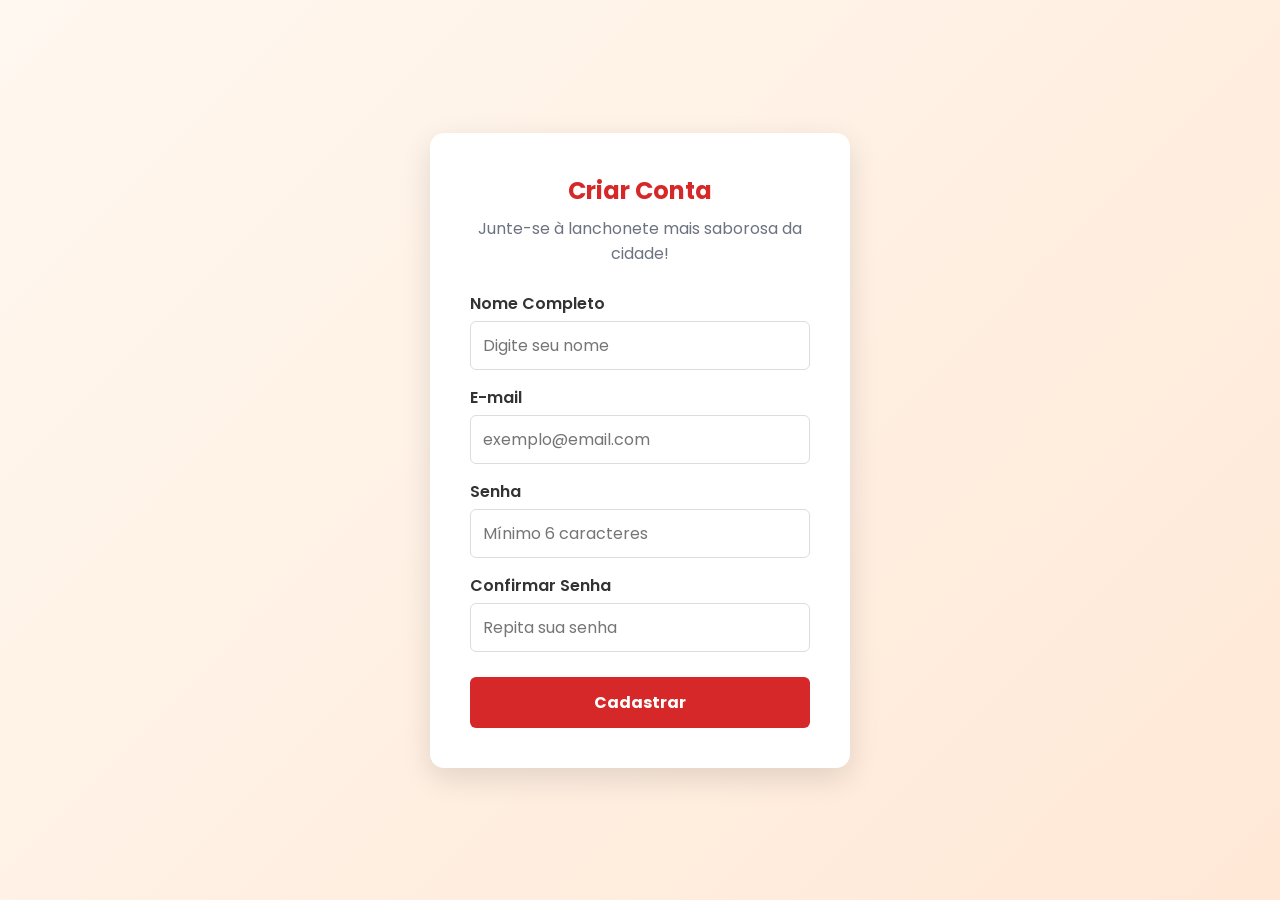
<file: index.html>
<!DOCTYPE html>
<html lang="pt-BR">
<head>
    <meta charset="UTF-8">
    <meta name="viewport" content="width=device-width, initial-scale=1.0">
    <title>Cadastro - Lanchonete ADS</title>
    <link rel="stylesheet" href="style.css">
</head>
<body>
    <main class="container-login">
        <section class="card-login">
            <h1>Criar Conta</h1>
            <p>Junte-se à lanchonete mais saborosa da cidade!</p>

            <form id="form-cadastro">
                <div class="grupo-input">
                    <label for="nome">Nome Completo</label>
                    <input type="text" id="nome" required placeholder="Digite seu nome">
                </div>

                <div class="grupo-input">
                    <label for="email">E-mail</label>
                    <input type="email" id="email" required placeholder="exemplo@email.com">
                </div>

                <div class="grupo-input">
                    <label for="senha">Senha</label>
                    <input type="password" id="senha" required placeholder="Mínimo 6 caracteres">
                </div>

                <div class="grupo-input">
                    <label for="confirma-senha">Confirmar Senha</label>
                    <input type="password" id="confirma-senha" required placeholder="Repita sua senha">
                </div>

                <button type="submit">Cadastrar</button>
            </form>

            <!-- Onde as mensagens de erro/sucesso serão injetadas via JS -->
            <div id="mensagem"></div>
        </section>
    </main>

    <script src="script.js"></script>
</body>
</html>
</file>
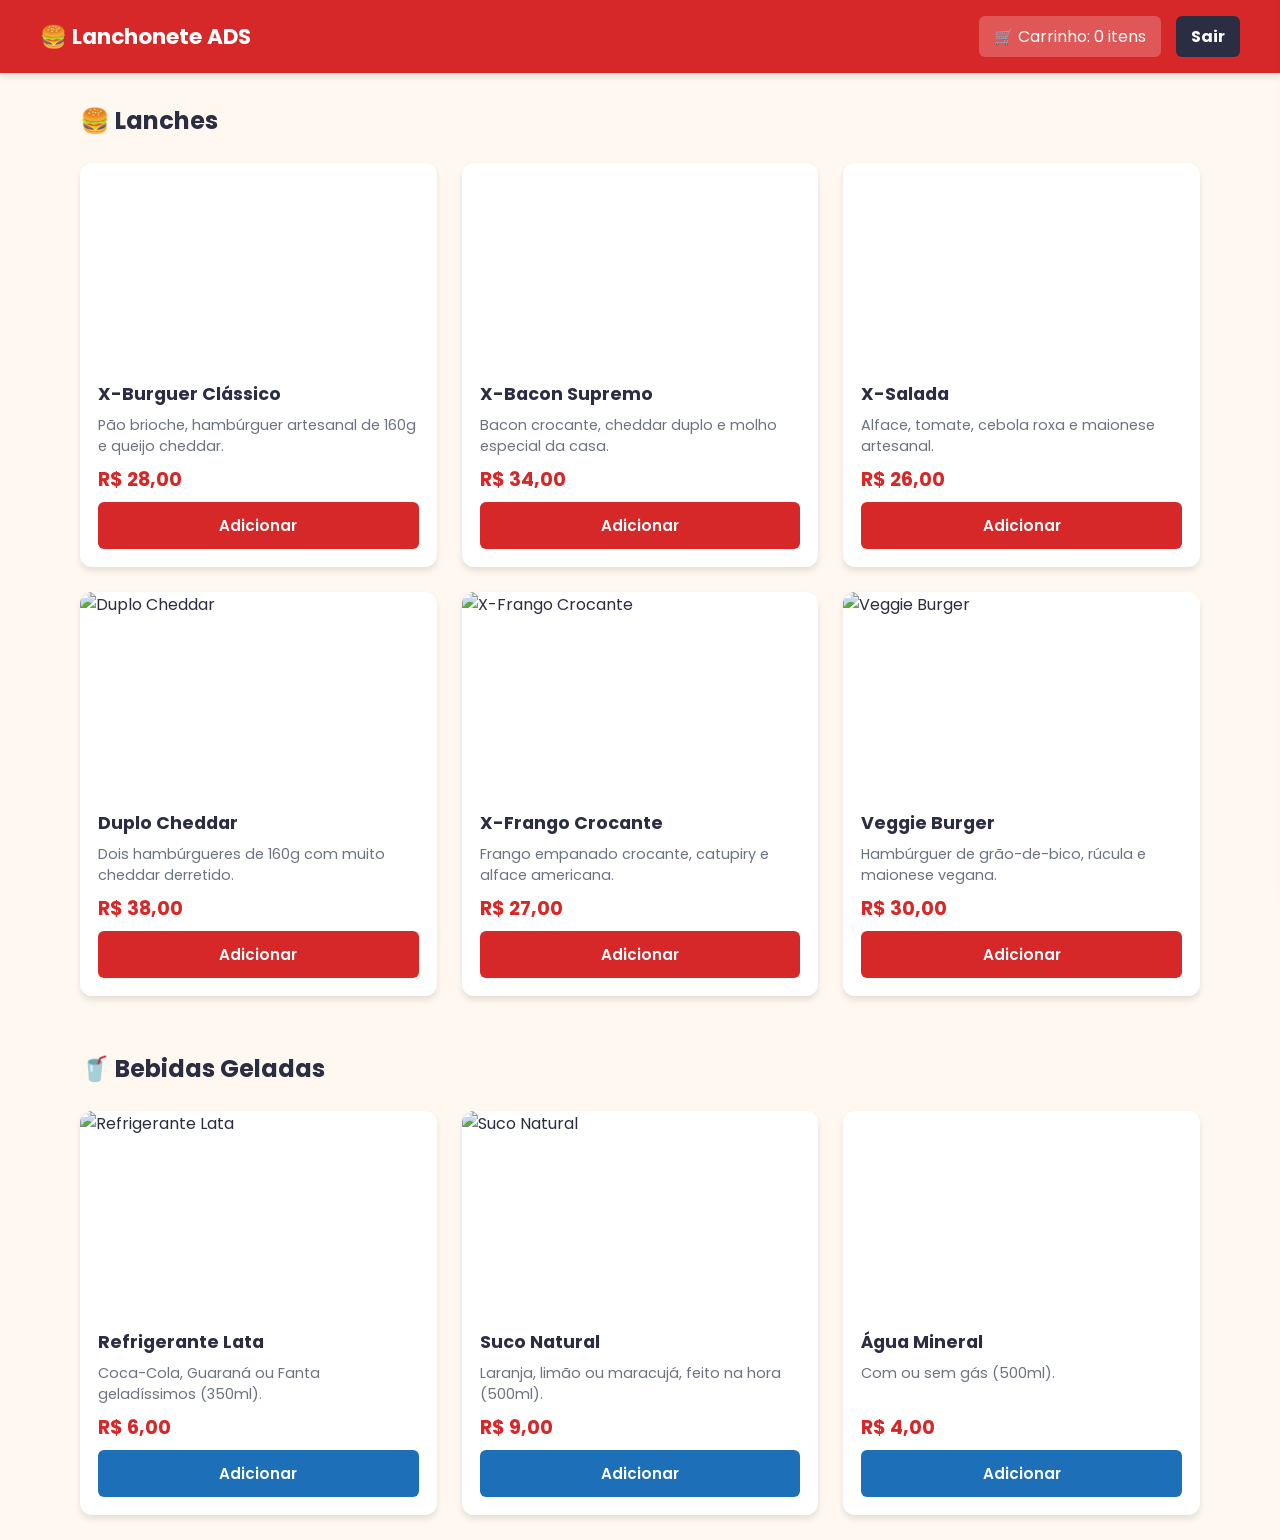
<file: cardapio.html>
<!DOCTYPE html>
<html lang="pt-BR">
<head>
    <meta charset="UTF-8">
    <meta name="viewport" content="width=device-width, initial-scale=1.0">
    <title>Cardápio - Lanchonete ADS</title>
    <link rel="stylesheet" href="estilos-cardapio.css">
</head>
<body>

    <header class="cabecalho">
        <h1>🍔 Lanchonete ADS</h1>

        <div class="acoes-cabecalho">
            <div class="info-carrinho" id="abrir-carrinho">
                🛒 Carrinho: <span id="contador-itens">0</span> itens
            </div>
            <a href="index.html" class="btn-sair">Sair</a>
        </div>
    </header>

    <main>
        <!-- ===================== LANCHES ===================== -->
        <section class="secao-cardapio">
            <h2 class="titulo-secao">🍔 Lanches</h2>

            <div class="vitrine-grid">
                <article class="card-produto">
                    <img src="https://images.unsplash.com/photo-1568901346375-23c9450c58cd?auto=format&fit=crop&w=600&h=400&q=80"
                         alt="X-Burguer Clássico" class="imagem-produto" loading="lazy">
                    <div class="conteudo-card">
                        <h3>X-Burguer Clássico</h3>
                        <p>Pão brioche, hambúrguer artesanal de 160g e queijo cheddar.</p>
                        <span class="preco-destaque">R$ 28,00</span>
                        <button type="button" class="btn-adicionar"
                                data-nome="X-Burguer Clássico" data-preco="28.00">Adicionar</button>
                    </div>
                </article>

                <article class="card-produto">
                    <img src="https://images.unsplash.com/photo-1553979459-d2229ba7433b?auto=format&fit=crop&w=600&h=400&q=80"
                         alt="X-Bacon Supremo" class="imagem-produto" loading="lazy">
                    <div class="conteudo-card">
                        <h3>X-Bacon Supremo</h3>
                        <p>Bacon crocante, cheddar duplo e molho especial da casa.</p>
                        <span class="preco-destaque">R$ 34,00</span>
                        <button type="button" class="btn-adicionar"
                                data-nome="X-Bacon Supremo" data-preco="34.00">Adicionar</button>
                    </div>
                </article>

                <article class="card-produto">
                    <img src="https://images.unsplash.com/photo-1550547660-d9450f859349?auto=format&fit=crop&w=600&h=400&q=80"
                         alt="X-Salada" class="imagem-produto" loading="lazy">
                    <div class="conteudo-card">
                        <h3>X-Salada</h3>
                        <p>Alface, tomate, cebola roxa e maionese artesanal.</p>
                        <span class="preco-destaque">R$ 26,00</span>
                        <button type="button" class="btn-adicionar"
                                data-nome="X-Salada" data-preco="26.00">Adicionar</button>
                    </div>
                </article>

                <article class="card-produto">
                    <img src="https://images.unsplash.com/photo-1571091718767-18b5b1457add?auto=format&fit=crop&w=600&h=400&q=80"
                         alt="Duplo Cheddar" class="imagem-produto" loading="lazy">
                    <div class="conteudo-card">
                        <h3>Duplo Cheddar</h3>
                        <p>Dois hambúrgueres de 160g com muito cheddar derretido.</p>
                        <span class="preco-destaque">R$ 38,00</span>
                        <button type="button" class="btn-adicionar"
                                data-nome="Duplo Cheddar" data-preco="38.00">Adicionar</button>
                    </div>
                </article>

                <article class="card-produto">
                    <img src="https://images.unsplash.com/photo-1606755962773-d324e0a13086?auto=format&fit=crop&w=600&h=400&q=80"
                         alt="X-Frango Crocante" class="imagem-produto" loading="lazy">
                    <div class="conteudo-card">
                        <h3>X-Frango Crocante</h3>
                        <p>Frango empanado crocante, catupiry e alface americana.</p>
                        <span class="preco-destaque">R$ 27,00</span>
                        <button type="button" class="btn-adicionar"
                                data-nome="X-Frango Crocante" data-preco="27.00">Adicionar</button>
                    </div>
                </article>

                <article class="card-produto">
                    <img src="https://images.unsplash.com/photo-1520072959219-c595dc870360?auto=format&fit=crop&w=600&h=400&q=80"
                         alt="Veggie Burger" class="imagem-produto" loading="lazy">
                    <div class="conteudo-card">
                        <h3>Veggie Burger</h3>
                        <p>Hambúrguer de grão-de-bico, rúcula e maionese vegana.</p>
                        <span class="preco-destaque">R$ 30,00</span>
                        <button type="button" class="btn-adicionar"
                                data-nome="Veggie Burger" data-preco="30.00">Adicionar</button>
                    </div>
                </article>
            </div>
        </section>

        <!-- ===================== BEBIDAS ===================== -->
        <section class="secao-cardapio">
            <h2 class="titulo-secao">🥤 Bebidas Geladas</h2>

            <div class="vitrine-grid">
                <article class="card-produto">
                    <img src="https://images.unsplash.com/photo-1581636625402-29b2a704ef13?auto=format&fit=crop&w=600&h=400&q=80"
                         alt="Refrigerante Lata" class="imagem-produto" loading="lazy">
                    <div class="conteudo-card">
                        <h3>Refrigerante Lata</h3>
                        <p>Coca-Cola, Guaraná ou Fanta geladíssimos (350ml).</p>
                        <span class="preco-destaque">R$ 6,00</span>
                        <button type="button" class="btn-adicionar btn-bebida"
                                data-nome="Refrigerante Lata" data-preco="6.00">Adicionar</button>
                    </div>
                </article>

                <article class="card-produto">
                    <img src="https://images.unsplash.com/photo-1600271886742-f049cd451bba?auto=format&fit=crop&w=600&h=400&q=80"
                         alt="Suco Natural" class="imagem-produto" loading="lazy">
                    <div class="conteudo-card">
                        <h3>Suco Natural</h3>
                        <p>Laranja, limão ou maracujá, feito na hora (500ml).</p>
                        <span class="preco-destaque">R$ 9,00</span>
                        <button type="button" class="btn-adicionar btn-bebida"
                                data-nome="Suco Natural" data-preco="9.00">Adicionar</button>
                    </div>
                </article>

                <article class="card-produto">
                    <img src="https://images.unsplash.com/photo-1548839140-29a749e1cf4d?auto=format&fit=crop&w=600&h=400&q=80"
                         alt="Água Mineral" class="imagem-produto" loading="lazy">
                    <div class="conteudo-card">
                        <h3>Água Mineral</h3>
                        <p>Com ou sem gás (500ml).</p>
                        <span class="preco-destaque">R$ 4,00</span>
                        <button type="button" class="btn-adicionar btn-bebida"
                                data-nome="Água Mineral" data-preco="4.00">Adicionar</button>
                    </div>
                </article>
            </div>
        </section>
    </main>

    <!-- ===================== CARRINHO LATERAL ===================== -->
    <aside id="sidebar-carrinho" class="sidebar-carrinho">
        <div class="sidebar-header">
            <h2>🛒 Seu Carrinho</h2>
            <button type="button" id="fechar-carrinho" class="btn-fechar" aria-label="Fechar carrinho">&times;</button>
        </div>

        <div id="lista-carrinho" class="lista-carrinho">
            <p class="carrinho-vazio">Seu carrinho está vazio. Adicione itens do cardápio! 🍔</p>
        </div>

        <div class="sidebar-footer">
            <p>Total: <span id="total-carrinho">R$ 0,00</span></p>
            <button type="button" id="finalizar-pedido" class="btn-finalizar">Finalizar Pedido</button>
        </div>
    </aside>

    <div id="overlay" class="overlay"></div>

    <script src="interacoes.js"></script>
</body>
</html>
</file>
<file: style.css>
@import url('https://fonts.googleapis.com/css2?family=Poppins:wght@400;600;700&display=swap');

/* Design System - identidade visual da lanchonete */
:root {
    --cor-primaria: #d62828;        /* vermelho "lanchonete" */
    --cor-primaria-escura: #a4161a;
    --cor-destaque: #f77f00;        /* laranja */
    --cor-fundo: #fff8f0;           /* creme */
    --cor-texto: #2b2d42;
}

/* Reset de formatação nativa */
* {
    margin: 0;
    padding: 0;
    box-sizing: border-box;
    font-family: 'Poppins', Arial, sans-serif;
}

/* Centralização com Flexbox */
.container-login {
    display: flex;
    justify-content: center;
    align-items: center;
    min-height: 100vh;
    padding: 20px;
    background: linear-gradient(135deg, var(--cor-fundo) 0%, #ffe8d6 100%);
}

/* Estilização do Cartão */
.card-login {
    background-color: #ffffff;
    padding: 40px;
    border-radius: 14px;
    box-shadow: 0 10px 30px rgba(0, 0, 0, 0.12);
    width: 100%;
    max-width: 420px;
    animation: subir 0.5s ease;
}

@keyframes subir {
    from { opacity: 0; transform: translateY(20px); }
    to   { opacity: 1; transform: translateY(0); }
}

.card-login h1 {
    color: var(--cor-primaria);
    text-align: center;
    margin-bottom: 8px;
}

.card-login p {
    text-align: center;
    color: #6b7280;
    margin-bottom: 25px;
}

/* Organização dos Inputs */
.grupo-input {
    display: flex;
    flex-direction: column;
    margin-bottom: 15px;
}

label {
    margin-bottom: 5px;
    font-weight: 600;
    color: #333;
}

input {
    padding: 11px 12px;
    border: 1px solid #ddd;
    border-radius: 6px;
    font-size: 16px;
    font-family: inherit;
    transition: border-color 0.3s, box-shadow 0.3s;
}

input:focus {
    outline: none;
    border-color: var(--cor-primaria);
    box-shadow: 0 0 0 3px rgba(214, 40, 40, 0.15);
}

button[type="submit"] {
    width: 100%;
    padding: 13px;
    background-color: var(--cor-primaria);
    color: white;
    border: none;
    border-radius: 6px;
    font-size: 16px;
    font-weight: 700;
    font-family: inherit;
    cursor: pointer;
    transition: background-color 0.3s, transform 0.1s;
    margin-top: 10px;
}

button[type="submit"]:hover { background-color: var(--cor-primaria-escura); }
button[type="submit"]:active { transform: scale(0.98); }

/* Mensagens injetadas via JavaScript (sem alert!) */
#mensagem p {
    margin-top: 12px;
    text-align: center;
    font-size: 0.9rem;
    font-weight: 600;
}

.msg-erro    { color: #d62828; }
.msg-sucesso { color: #2a9d8f; }
</file>
<file: estilos-cardapio.css>
@import url('https://fonts.googleapis.com/css2?family=Poppins:wght@400;600;700&display=swap');

/* ===========================
   DESIGN SYSTEM (variáveis)
   =========================== */
:root {
    --cor-primaria: #d62828;
    --cor-primaria-escura: #a4161a;
    --cor-bebida: #1d6fb8;
    --cor-bebida-escura: #14578f;
    --cor-destaque: #f77f00;
    --cor-fundo: #fff8f0;
    --cor-texto: #2b2d42;
    --cor-card: #ffffff;
    --sombra-padrao: 0 4px 6px rgba(0, 0, 0, 0.1);
    --sombra-hover: 0 10px 20px rgba(0, 0, 0, 0.15);
}

* { box-sizing: border-box; }

body {
    font-family: 'Poppins', sans-serif;
    background-color: var(--cor-fundo);
    color: var(--cor-texto);
    margin: 0;
}

body.carrinho-aberto { overflow: hidden; }

/* ===========================
   CABEÇALHO
   =========================== */
.cabecalho {
    display: flex;
    justify-content: space-between;
    align-items: center;
    padding: 16px 40px;
    background-color: var(--cor-primaria);
    color: white;
    position: sticky;
    top: 0;
    z-index: 100;
    box-shadow: var(--sombra-padrao);
}

.cabecalho h1 {
    margin: 0;
    font-size: 1.35rem;
}

.acoes-cabecalho {
    display: flex;
    gap: 15px;
    align-items: center;
}

.info-carrinho {
    background: rgba(255, 255, 255, 0.22);
    padding: 8px 15px;
    border-radius: 6px;
    cursor: pointer;
    user-select: none;
    transition: background 0.3s;
}

.info-carrinho:hover { background: rgba(255, 255, 255, 0.35); }

.info-carrinho.pulsar { animation: pulsar 0.3s ease; }

@keyframes pulsar {
    0%   { transform: scale(1); }
    50%  { transform: scale(1.15); }
    100% { transform: scale(1); }
}

.btn-sair {
    color: white;
    text-decoration: none;
    font-weight: bold;
    background-color: #2b2d42;
    padding: 8px 15px;
    border-radius: 6px;
    transition: background 0.3s;
}

.btn-sair:hover { background-color: #1a1c2c; }

/* ===========================
   SEÇÕES E GRID
   =========================== */
.secao-cardapio { padding-top: 30px; }

.titulo-secao {
    max-width: 1200px;
    margin: 0 auto;
    padding: 0 40px;
    font-size: 1.5rem;
}

.vitrine-grid {
    display: grid;
    grid-template-columns: repeat(3, 1fr);
    gap: 25px;
    padding: 25px 40px;
    max-width: 1200px;
    margin: 0 auto;
}

.card-produto {
    background-color: var(--cor-card);
    border-radius: 12px;
    overflow: hidden;
    box-shadow: var(--sombra-padrao);
    transition: transform 0.3s ease, box-shadow 0.3s ease;
    display: flex;
    flex-direction: column;
}

.card-produto:hover {
    transform: translateY(-8px);
    box-shadow: var(--sombra-hover);
}

.imagem-produto {
    width: 100%;
    height: 200px;
    object-fit: cover;
}

.conteudo-card {
    padding: 18px;
    display: flex;
    flex-direction: column;
    gap: 8px;
    flex: 1;
}

.conteudo-card h3 { margin: 0; font-size: 1.1rem; }

.conteudo-card p {
    margin: 0;
    color: #6b7280;
    font-size: 0.9rem;
    flex: 1;
}

.preco-destaque {
    font-weight: 700;
    color: var(--cor-primaria);
    font-size: 1.2rem;
}

/* Botão Adicionar - LANCHES */
.btn-adicionar {
    width: 100%;
    padding: 12px;
    border: none;
    border-radius: 6px;
    background-color: var(--cor-primaria);
    color: white;
    font-family: inherit;
    font-size: 0.95rem;
    font-weight: 600;
    cursor: pointer;
    transition: background 0.3s, transform 0.1s;
}

.btn-adicionar:hover { background-color: var(--cor-primaria-escura); }
.btn-adicionar:active { transform: scale(0.97); }
.btn-adicionar.adicionado { background-color: #2a9d8f; }

/* Botão Adicionar - BEBIDAS (azul) */
.btn-bebida { background-color: var(--cor-bebida); }
.btn-bebida:hover { background-color: var(--cor-bebida-escura); }
.btn-bebida.adicionado { background-color: #2a9d8f; }

/* ===========================
   SIDEBAR DO CARRINHO
   =========================== */
.sidebar-carrinho {
    position: fixed;
    top: 0;
    right: 0;
    width: 400px;
    max-width: 100%;
    height: 100vh;
    background: white;
    box-shadow: -4px 0 20px rgba(0, 0, 0, 0.2);
    transform: translateX(105%);
    transition: transform 0.35s ease;
    display: flex;
    flex-direction: column;
    z-index: 1000;
}

.sidebar-carrinho.aberto { transform: translateX(0); }

.sidebar-header {
    display: flex;
    justify-content: space-between;
    align-items: center;
    padding: 20px;
    background-color: var(--cor-primaria);
    color: white;
}

.sidebar-header h2 { margin: 0; font-size: 1.15rem; }

.btn-fechar {
    background: transparent;
    border: none;
    color: white;
    font-size: 1.9rem;
    line-height: 1;
    cursor: pointer;
    padding: 0 5px;
}

.lista-carrinho {
    flex: 1;
    overflow-y: auto;
    padding: 15px 20px;
}

.carrinho-vazio {
    text-align: center;
    color: #6b7280;
    margin-top: 40px;
}

.item-carrinho {
    display: flex;
    justify-content: space-between;
    align-items: center;
    gap: 10px;
    padding: 12px 0;
    border-bottom: 1px solid #eee;
}

.item-info {
    display: flex;
    flex-direction: column;
    font-size: 0.9rem;
}

.item-info span { color: #6b7280; font-size: 0.78rem; }

.item-controles {
    display: flex;
    align-items: center;
    gap: 6px;
}

.btn-qtd {
    width: 28px;
    height: 28px;
    border: 1px solid #ddd;
    background: #f8f8f8;
    border-radius: 6px;
    cursor: pointer;
    font-size: 1rem;
    font-weight: bold;
    transition: background 0.2s;
}

.btn-qtd:hover { background: #e8e8e8; }

.qtd {
    min-width: 22px;
    text-align: center;
    font-weight: 600;
}

.btn-remover {
    background: transparent;
    border: none;
    cursor: pointer;
    font-size: 1rem;
    margin-left: 4px;
    opacity: 0.7;
    transition: opacity 0.2s;
}

.btn-remover:hover { opacity: 1; }

.sidebar-footer {
    padding: 20px;
    border-top: 1px solid #eee;
    background: #fff3e0;
}

.sidebar-footer p {
    display: flex;
    justify-content: space-between;
    font-weight: 700;
    font-size: 1.1rem;
    margin: 0 0 12px;
}

#total-carrinho { color: var(--cor-primaria); }

.btn-finalizar {
    width: 100%;
    padding: 13px;
    border: none;
    border-radius: 6px;
    background-color: #2a9d8f;
    color: white;
    font-family: inherit;
    font-size: 1rem;
    font-weight: 700;
    cursor: pointer;
    transition: background 0.3s;
}

.btn-finalizar:hover { background-color: #21867a; }
.btn-finalizar.aviso { background-color: var(--cor-primaria); }

.pedido-sucesso {
    text-align: center;
    padding: 40px 10px;
    font-weight: 600;
    color: #2a9d8f;
    font-size: 1.05rem;
    line-height: 1.9;
}

/* Overlay escuro atrás do carrinho */
.overlay {
    position: fixed;
    inset: 0;
    background: rgba(0, 0, 0, 0.5);
    opacity: 0;
    visibility: hidden;
    transition: opacity 0.3s, visibility 0.3s;
    z-index: 999;
}

.overlay.ativo {
    opacity: 1;
    visibility: visible;
}

/* ==========================================
   AULA 4: RESPONSIVIDADE (MOBILE)
   ========================================== */

@media (max-width: 900px) {
    .vitrine-grid { grid-template-columns: repeat(2, 1fr); }
}

@media (max-width: 768px) {

    /* Empilha o título, o carrinho e o botão de sair */
    .cabecalho {
        flex-direction: column;
        gap: 15px;
        text-align: center;
        padding: 15px;
    }

    /* Muda a vitrine de 3 colunas para apenas 1 coluna */
    .vitrine-grid {
        grid-template-columns: 1fr;
        padding: 0 15px;
    }

    .titulo-secao { padding: 0 15px; }

    /* No celular, o carrinho lateral ocupa 100% da tela */
    #sidebar-carrinho {
        width: 100%;
    }
}
</file>
